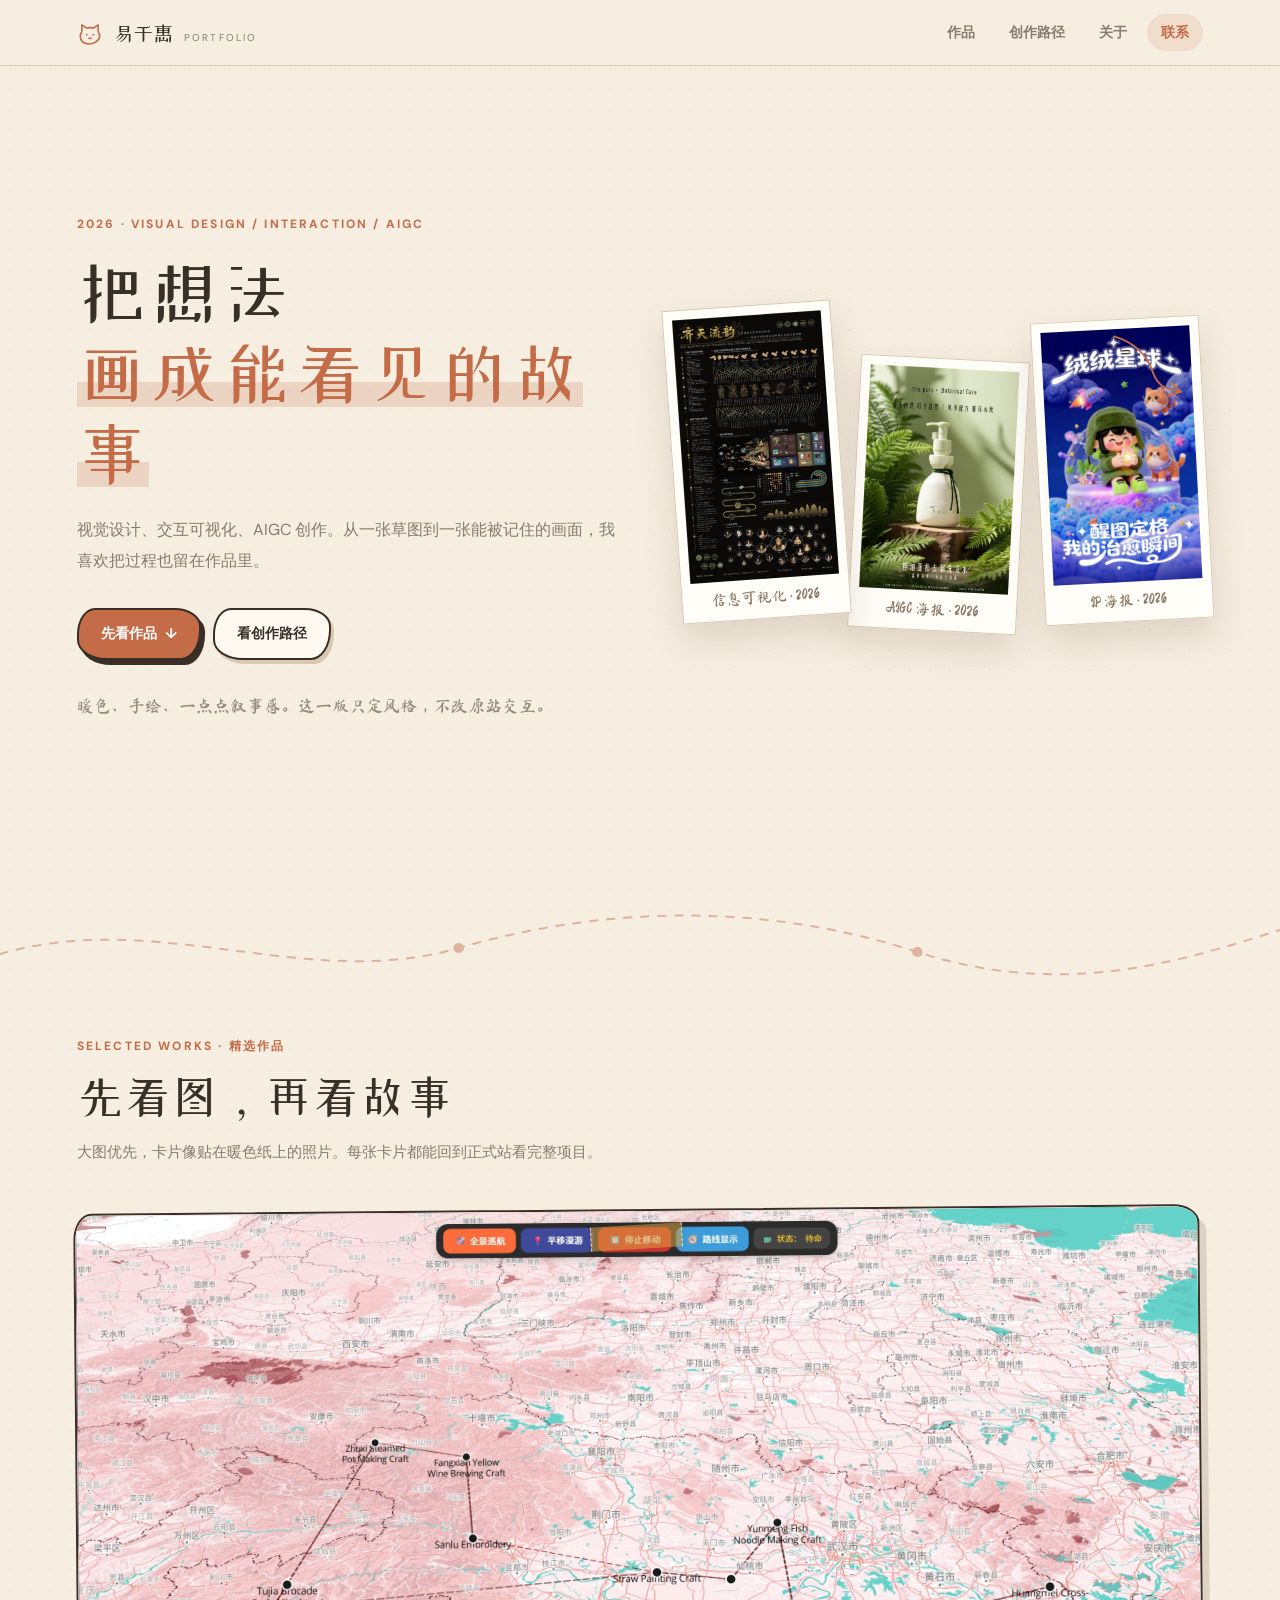
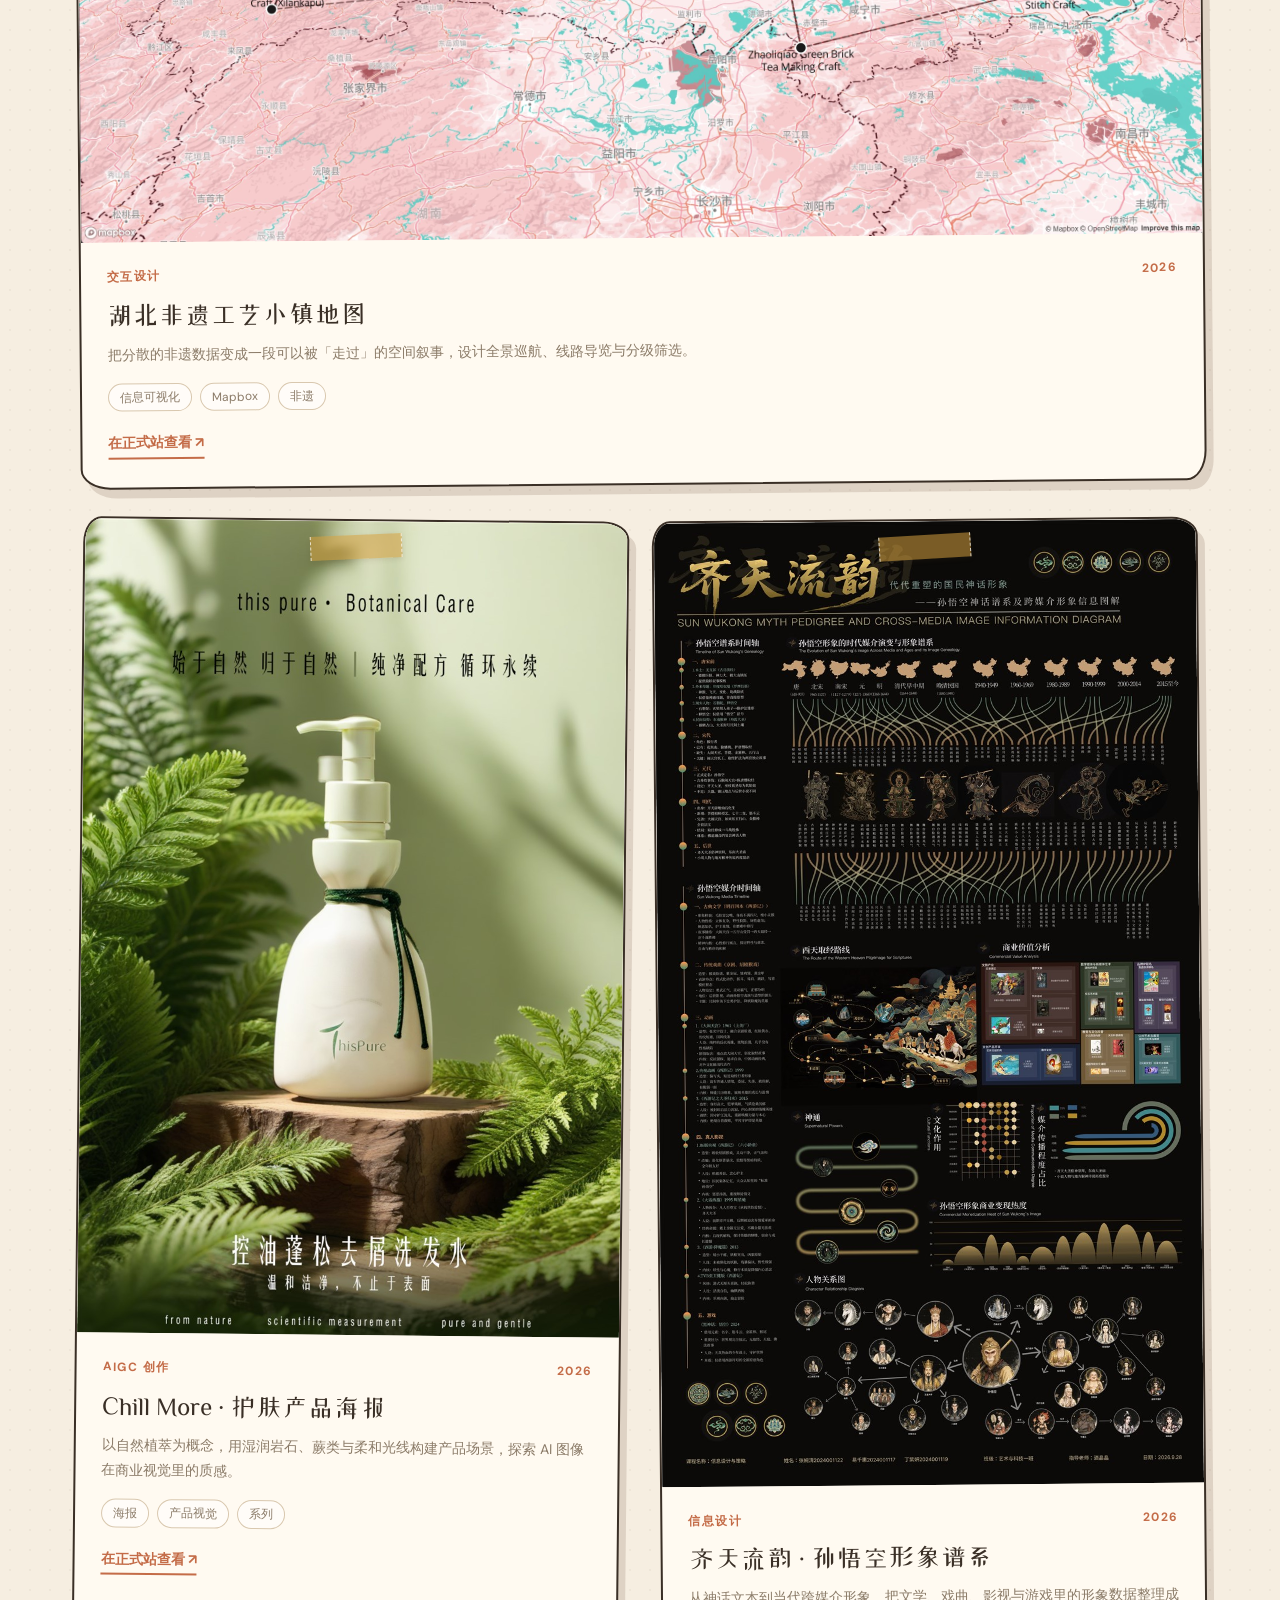
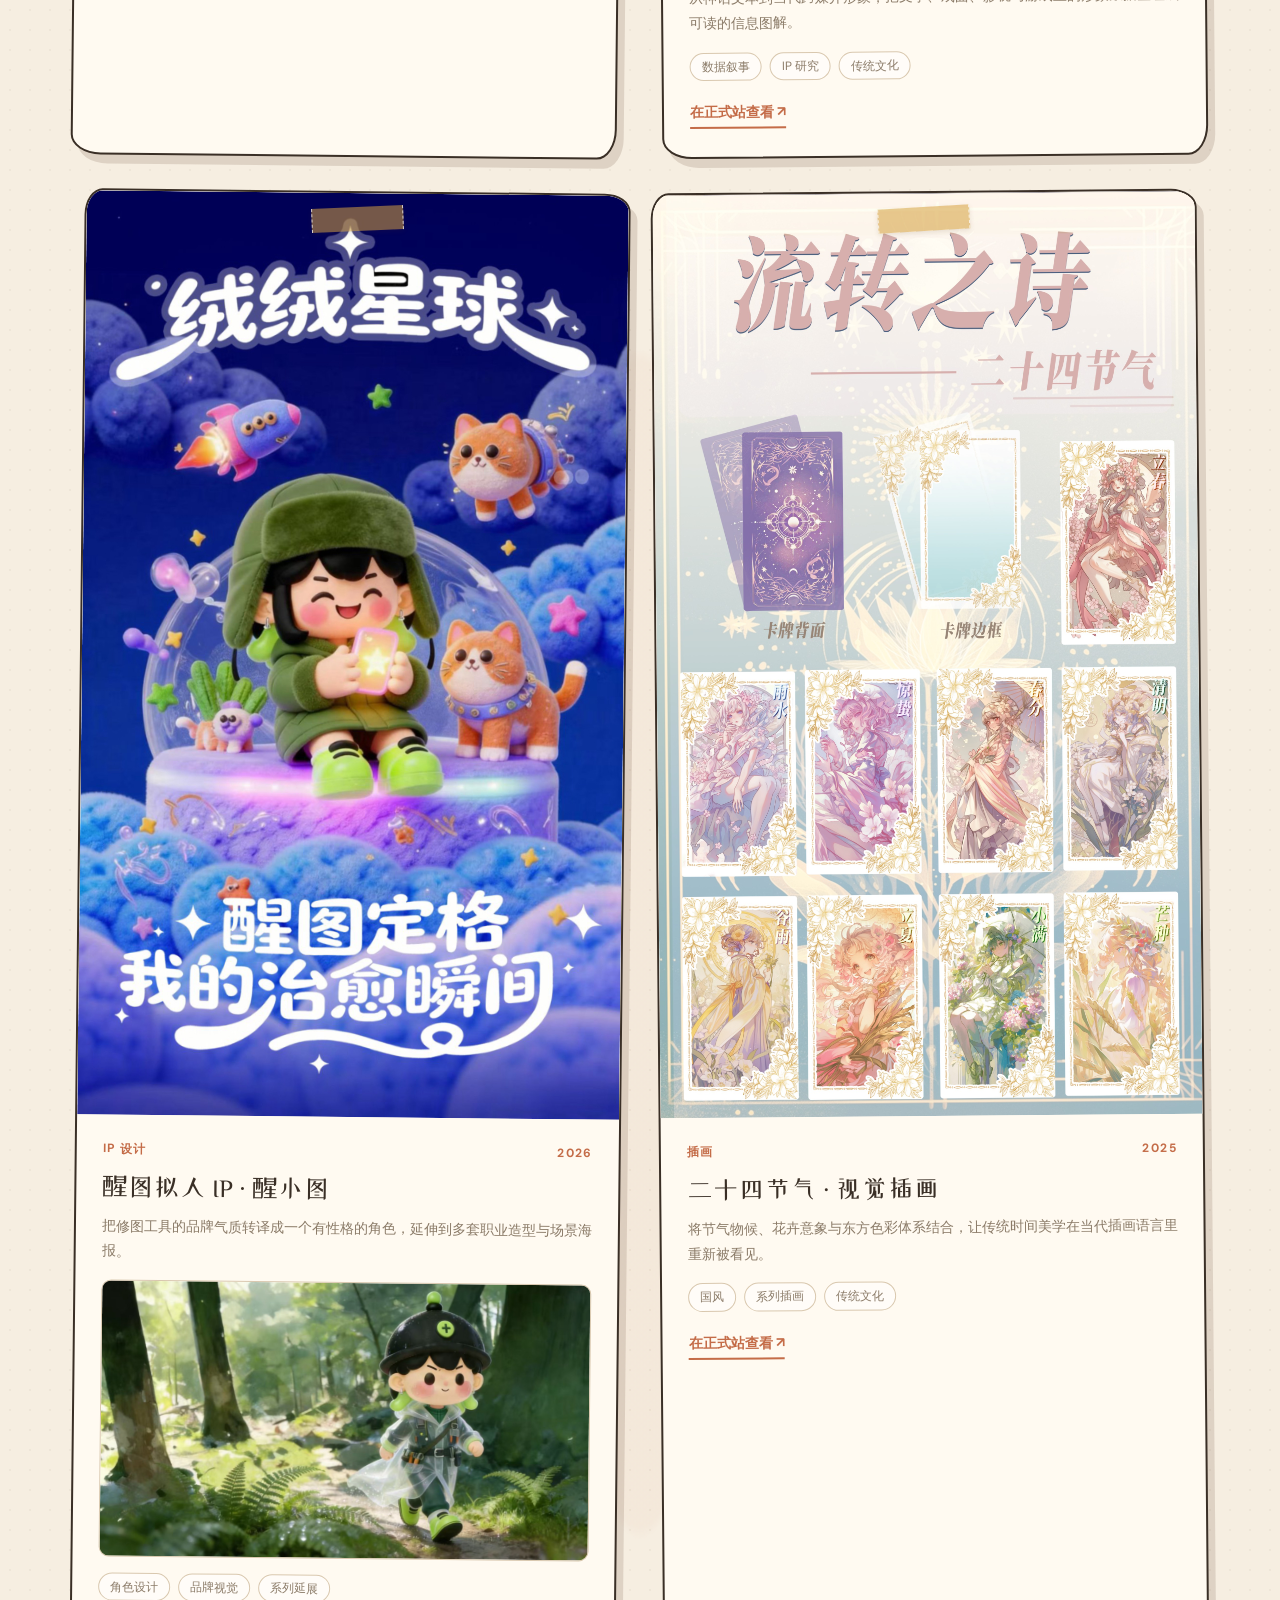
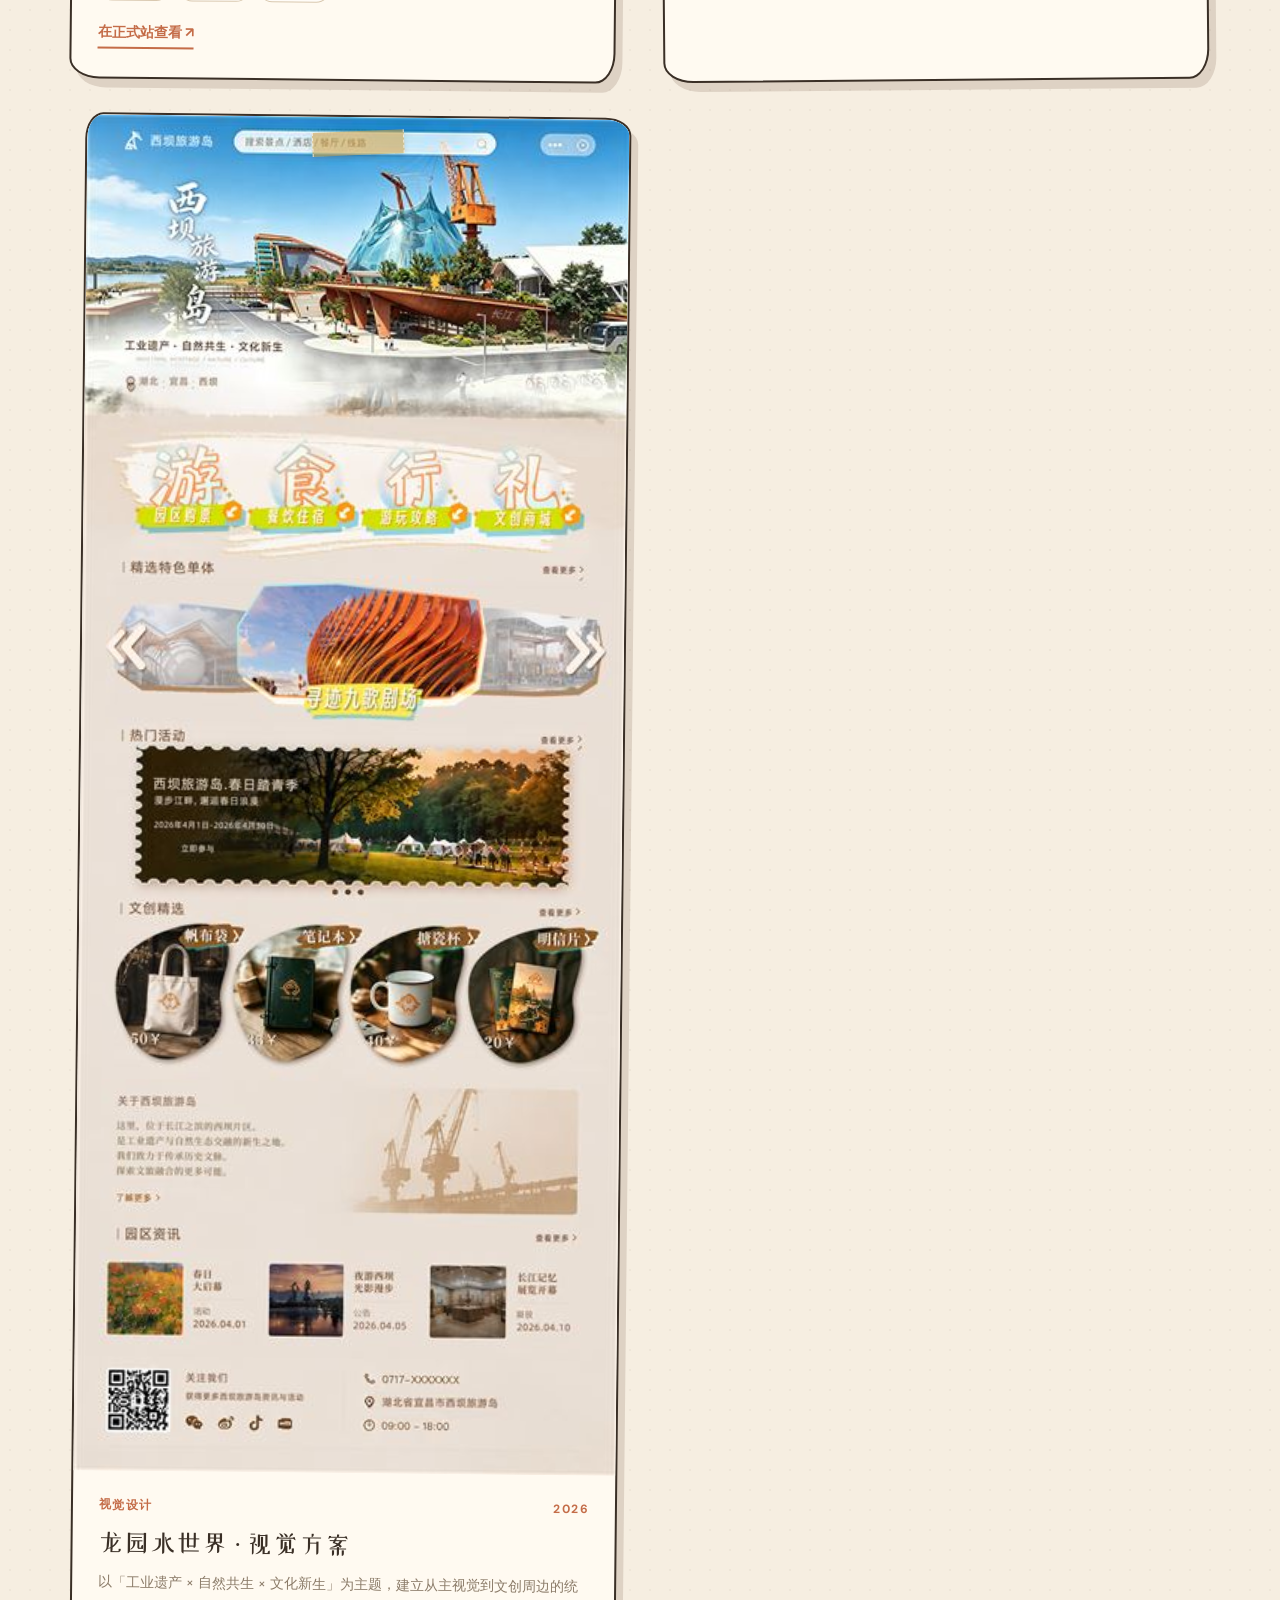
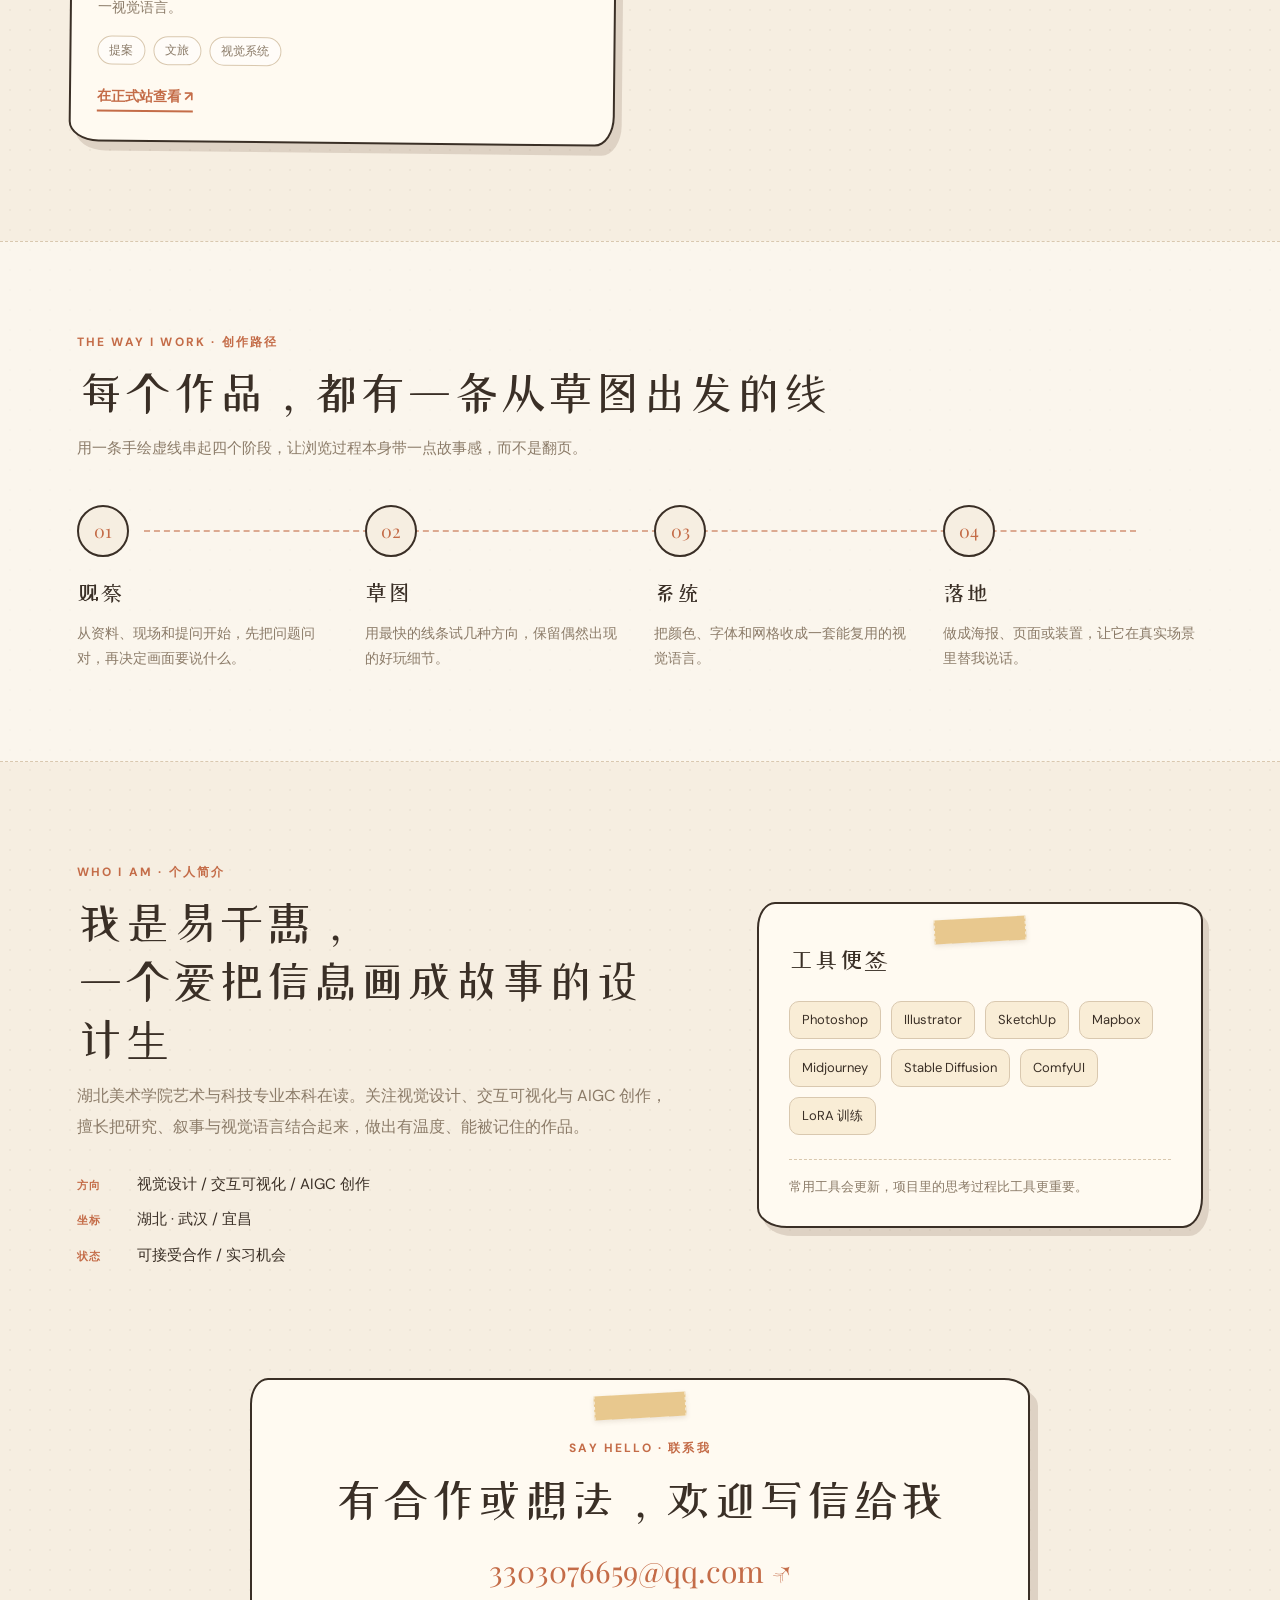
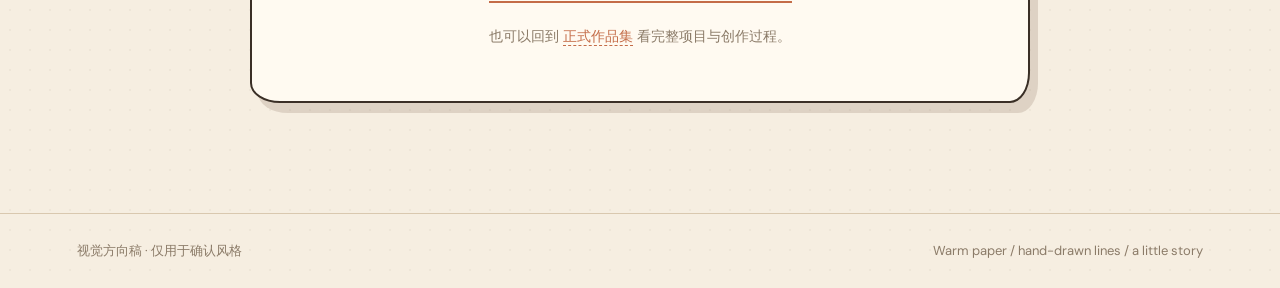
<file: concept.html>
<!DOCTYPE html>
<html lang="zh-CN">
<head>
<meta charset="UTF-8">
<meta name="viewport" content="width=device-width, initial-scale=1.0">
<title>视觉方向稿 · 易千惠作品集</title>
<link rel="preconnect" href="https://fonts.googleapis.com">
<link rel="preconnect" href="https://fonts.gstatic.com" crossorigin>
<link href="https://fonts.googleapis.com/css2?family=DM+Sans:wght@400;500;600;700&family=Ma+Shan+Zheng&family=Playfair+Display:ital,wght@0,500;0,600;1,500&family=ZCOOL+XiaoWei&display=swap" rel="stylesheet">
<link rel="stylesheet" href="concept.css">
</head>
<body>

<div class="progress" id="progress" aria-hidden="true"></div>

<header class="site-header">
  <a class="brand" href="#top">
    <svg class="brand-mark" viewBox="0 0 32 32" fill="none" stroke="currentColor" stroke-width="2" stroke-linejoin="round" aria-hidden="true">
      <path d="M6 14V6l6 4c2.6-.8 5.4-.8 8 0l6-4v8c3 5 2 10-3 13-4.8 3-11.2 3-16 0C4 24 3 19 6 14Z"/>
      <circle cx="12" cy="18" r="1.1" fill="currentColor" stroke="none"/>
      <circle cx="20" cy="18" r="1.1" fill="currentColor" stroke="none"/>
      <path d="M14 22c1.3 1 2.7 1 4 0"/>
    </svg>
    <span>易千惠 <small>PORTFOLIO</small></span>
  </a>
  <nav class="nav" id="nav" aria-label="主导航">
    <a href="#works">作品</a>
    <a href="#journey">创作路径</a>
    <a href="#about">关于</a>
    <a href="#contact">联系</a>
  </nav>
</header>

<main id="top">

  <section class="hero">
    <div class="hero-copy">
      <span class="eyebrow">2026 · VISUAL DESIGN / INTERACTION / AIGC</span>
      <h1>把想法<br><em>画成能看见的故事</em></h1>
      <p class="lead">视觉设计、交互可视化、AIGC 创作。从一张草图到一张能被记住的画面，我喜欢把过程也留在作品里。</p>
      <div class="hero-actions">
        <a class="btn primary" href="#works">先看作品 <span aria-hidden="true">↓</span></a>
        <a class="btn ghost" href="#journey">看创作路径</a>
      </div>
      <p class="hero-note">暖色、手绘、一点点叙事感。这一版只定风格，不改原站交互。</p>
    </div>

    <div class="hero-collage" aria-label="作品预览拼贴">
      <figure class="polaroid polaroid-a">
        <img src="assets/qitian-0.jpg" alt="齐天流韵 · 孙悟空形象谱系" loading="lazy">
        <figcaption>信息可视化 · 2026</figcaption>
      </figure>
      <figure class="polaroid polaroid-b">
        <img src="assets/chill-0.jpg" alt="Chill More 护肤产品海报" loading="lazy">
        <figcaption>AIGC 海报 · 2026</figcaption>
      </figure>
      <figure class="polaroid polaroid-c">
        <img src="assets/poster-fluffy-planet.png" alt="绒绒星球 · 醒图 IP 海报" loading="lazy">
        <figcaption>IP 海报 · 2026</figcaption>
      </figure>
      <svg class="doodle-arrow" viewBox="0 0 140 90" fill="none" stroke="currentColor" stroke-width="2.4" stroke-linecap="round" stroke-linejoin="round" aria-hidden="true">
        <path d="M8 14c26 4 45 18 55 38 7 14 19 22 38 19"/>
        <path d="M88 62l14 10-15 7"/>
      </svg>
    </div>
  </section>

  <div class="thread-divider" aria-hidden="true">
    <svg viewBox="0 0 1200 96" preserveAspectRatio="none" fill="none">
      <path d="M0 54C150 8 286 92 430 48S720 4 860 52s250 8 340-22" stroke="currentColor" stroke-width="2" stroke-dasharray="7 9" stroke-linecap="round"/>
      <circle cx="430" cy="48" r="5" fill="currentColor"/>
      <circle cx="860" cy="52" r="5" fill="currentColor"/>
    </svg>
  </div>

  <section class="works" id="works">
    <div class="section-head">
      <span class="eyebrow">SELECTED WORKS · 精选作品</span>
      <h2>先看图，再看故事</h2>
      <p>大图优先，卡片像贴在暖色纸上的照片。每张卡片都能回到正式站看完整项目。</p>
    </div>

    <div class="works-grid">
      <article class="work-card featured">
        <span class="tape" aria-hidden="true"></span>
        <div class="work-media"><img src="assets/p1.jpg" alt="湖北非遗工艺小镇地图" loading="lazy"></div>
        <div class="work-body">
          <div class="work-meta"><span>交互设计</span><span>2026</span></div>
          <h3>湖北非遗工艺小镇地图</h3>
          <p>把分散的非遗数据变成一段可以被「走过」的空间叙事，设计全景巡航、线路导览与分级筛选。</p>
          <div class="tags"><span>信息可视化</span><span>Mapbox</span><span>非遗</span></div>
          <a class="work-link" href="index.html">在正式站查看 <span aria-hidden="true">↗</span></a>
        </div>
      </article>

      <article class="work-card">
        <span class="tape" aria-hidden="true"></span>
        <div class="work-media"><img src="assets/chill-0.jpg" alt="Chill More 护肤产品海报" loading="lazy"></div>
        <div class="work-body">
          <div class="work-meta"><span>AIGC 创作</span><span>2026</span></div>
          <h3>Chill More · 护肤产品海报</h3>
          <p>以自然植萃为概念，用湿润岩石、蕨类与柔和光线构建产品场景，探索 AI 图像在商业视觉里的质感。</p>
          <div class="tags"><span>海报</span><span>产品视觉</span><span>系列</span></div>
          <a class="work-link" href="index.html">在正式站查看 <span aria-hidden="true">↗</span></a>
        </div>
      </article>

      <article class="work-card">
        <span class="tape" aria-hidden="true"></span>
        <div class="work-media"><img src="assets/qitian-0.jpg" alt="齐天流韵 · 孙悟空形象谱系" loading="lazy"></div>
        <div class="work-body">
          <div class="work-meta"><span>信息设计</span><span>2026</span></div>
          <h3>齐天流韵 · 孙悟空形象谱系</h3>
          <p>从神话文本到当代跨媒介形象，把文学、戏曲、影视与游戏里的形象数据整理成可读的信息图解。</p>
          <div class="tags"><span>数据叙事</span><span>IP 研究</span><span>传统文化</span></div>
          <a class="work-link" href="index.html">在正式站查看 <span aria-hidden="true">↗</span></a>
        </div>
      </article>

      <article class="work-card">
        <span class="tape" aria-hidden="true"></span>
        <div class="work-media"><img src="assets/poster-fluffy-planet.png" alt="绒绒星球 · 醒图 IP 海报" loading="lazy"></div>
        <div class="work-body">
          <div class="work-meta"><span>IP 设计</span><span>2026</span></div>
          <h3>醒图拟人 IP · 醒小图</h3>
          <p>把修图工具的品牌气质转译成一个有性格的角色，延伸到多套职业造型与场景海报。</p>
          <img class="work-extra" src="assets/poster-raincoat.png" alt="醒小图 · 雨林场景海报" loading="lazy">
          <div class="tags"><span>角色设计</span><span>品牌视觉</span><span>系列延展</span></div>
          <a class="work-link" href="index.html">在正式站查看 <span aria-hidden="true">↗</span></a>
        </div>
      </article>

      <article class="work-card">
        <span class="tape" aria-hidden="true"></span>
        <div class="work-media"><img src="assets/p2.jpg" alt="二十四节气 · 视觉插画" loading="lazy"></div>
        <div class="work-body">
          <div class="work-meta"><span>插画</span><span>2025</span></div>
          <h3>二十四节气 · 视觉插画</h3>
          <p>将节气物候、花卉意象与东方色彩体系结合，让传统时间美学在当代插画语言里重新被看见。</p>
          <div class="tags"><span>国风</span><span>系列插画</span><span>传统文化</span></div>
          <a class="work-link" href="index.html">在正式站查看 <span aria-hidden="true">↗</span></a>
        </div>
      </article>

      <article class="work-card">
        <span class="tape" aria-hidden="true"></span>
        <div class="work-media"><img src="assets/p3.jpg" alt="龙园水世界 · 视觉方案" loading="lazy"></div>
        <div class="work-body">
          <div class="work-meta"><span>视觉设计</span><span>2026</span></div>
          <h3>龙园水世界 · 视觉方案</h3>
          <p>以「工业遗产 × 自然共生 × 文化新生」为主题，建立从主视觉到文创周边的统一视觉语言。</p>
          <div class="tags"><span>提案</span><span>文旅</span><span>视觉系统</span></div>
          <a class="work-link" href="index.html">在正式站查看 <span aria-hidden="true">↗</span></a>
        </div>
      </article>
    </div>
  </section>

  <section class="journey" id="journey">
    <div class="section-head">
      <span class="eyebrow">THE WAY I WORK · 创作路径</span>
      <h2>每个作品，都有一条从草图出发的线</h2>
      <p>用一条手绘虚线串起四个阶段，让浏览过程本身带一点故事感，而不是翻页。</p>
    </div>

    <div class="journey-track">
      <div class="journey-line" aria-hidden="true"></div>
      <article class="step">
        <span class="step-num">01</span>
        <h3>观察</h3>
        <p>从资料、现场和提问开始，先把问题问对，再决定画面要说什么。</p>
      </article>
      <article class="step">
        <span class="step-num">02</span>
        <h3>草图</h3>
        <p>用最快的线条试几种方向，保留偶然出现的好玩细节。</p>
      </article>
      <article class="step">
        <span class="step-num">03</span>
        <h3>系统</h3>
        <p>把颜色、字体和网格收成一套能复用的视觉语言。</p>
      </article>
      <article class="step">
        <span class="step-num">04</span>
        <h3>落地</h3>
        <p>做成海报、页面或装置，让它在真实场景里替我说话。</p>
      </article>
    </div>
  </section>

  <section class="about" id="about">
    <div class="about-copy">
      <span class="eyebrow">WHO I AM · 个人简介</span>
      <h2>我是易千惠，<br>一个爱把信息画成故事的设计生</h2>
      <p class="lead">湖北美术学院艺术与科技专业本科在读。关注视觉设计、交互可视化与 AIGC 创作，擅长把研究、叙事与视觉语言结合起来，做出有温度、能被记住的作品。</p>
      <div class="about-meta">
        <span><b>方向</b>视觉设计 / 交互可视化 / AIGC 创作</span>
        <span><b>坐标</b>湖北 · 武汉 / 宜昌</span>
        <span><b>状态</b>可接受合作 / 实习机会</span>
      </div>
    </div>
    <aside class="about-note">
      <span class="tape" aria-hidden="true"></span>
      <h3>工具便签</h3>
      <div class="skill-tags">
        <span>Photoshop</span><span>Illustrator</span><span>SketchUp</span>
        <span>Mapbox</span><span>Midjourney</span><span>Stable Diffusion</span>
        <span>ComfyUI</span><span>LoRA 训练</span>
      </div>
      <p class="note-foot">常用工具会更新，项目里的思考过程比工具更重要。</p>
    </aside>
  </section>

  <section class="contact" id="contact">
    <div class="contact-card">
      <span class="tape" aria-hidden="true"></span>
      <span class="eyebrow">SAY HELLO · 联系我</span>
      <h2>有合作或想法，欢迎写信给我</h2>
      <a class="mail" href="mailto:3303076659@qq.com">3303076659@qq.com <span aria-hidden="true">↗</span></a>
      <p>也可以回到 <a href="index.html">正式作品集</a> 看完整项目与创作过程。</p>
    </div>
  </section>

</main>

<footer class="site-footer">
  <span>视觉方向稿 · 仅用于确认风格</span>
  <span>Warm paper / hand-drawn lines / a little story</span>
</footer>

<script>
(function () {
  var progress = document.getElementById('progress');
  var links = Array.prototype.slice.call(document.querySelectorAll('.nav a'));
  var sections = links.map(function (a) { return document.querySelector(a.getAttribute('href')); }).filter(Boolean);

  function onScroll() {
    var max = document.documentElement.scrollHeight - window.innerHeight;
    if (progress) progress.style.width = (max > 0 ? window.scrollY / max * 100 : 0).toFixed(2) + '%';
  }
  window.addEventListener('scroll', onScroll, { passive: true });
  window.addEventListener('resize', onScroll);
  onScroll();

  if ('IntersectionObserver' in window && sections.length) {
    var io = new IntersectionObserver(function (entries) {
      entries.forEach(function (entry) {
        if (!entry.isIntersecting) return;
        links.forEach(function (a) {
          a.classList.toggle('active', a.getAttribute('href') === '#' + entry.target.id);
        });
      });
    }, { rootMargin: '-35% 0px -55% 0px' });
    sections.forEach(function (s) { io.observe(s); });
  }
})();
</script>
</body>
</html>
</file>
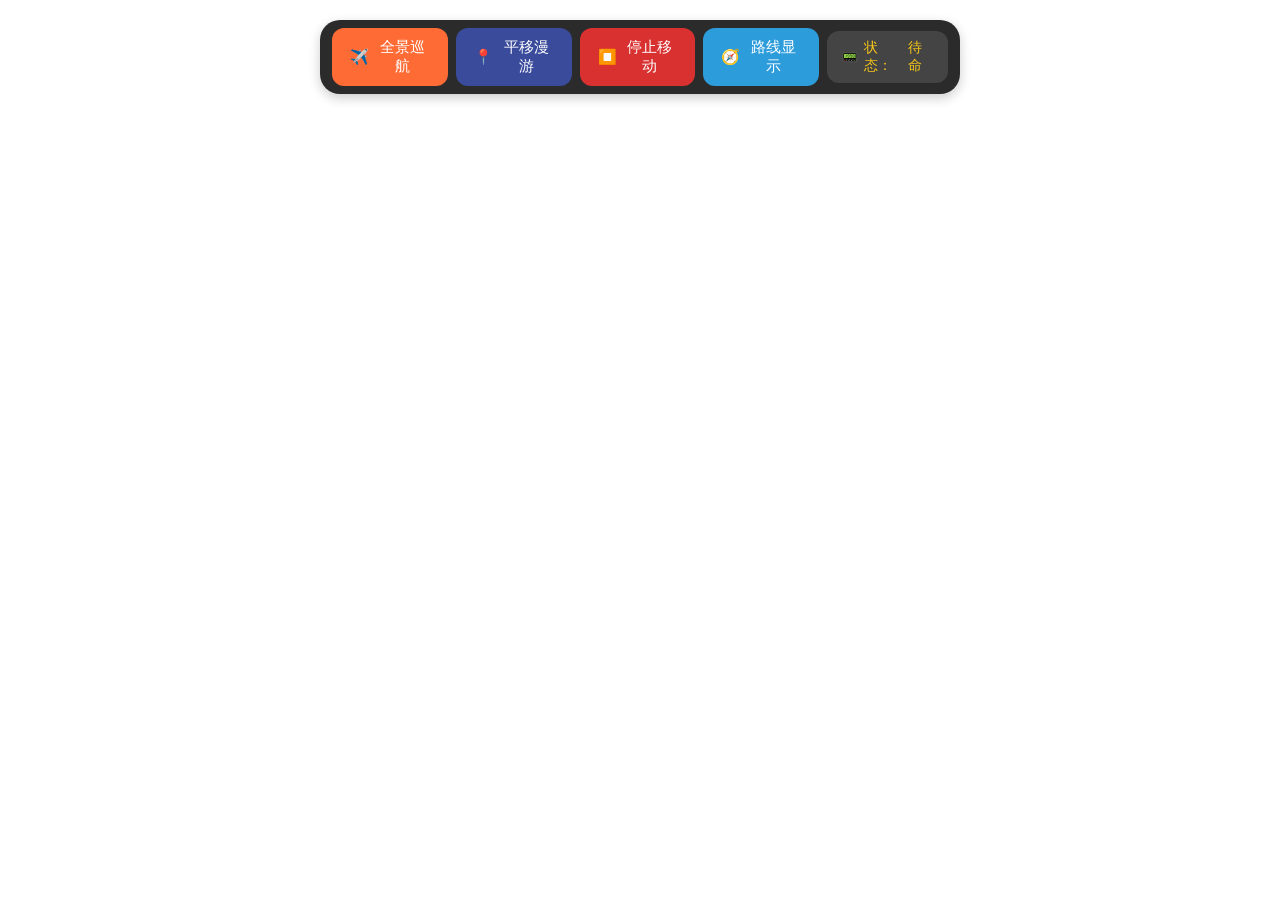
<file: index2.html>
<!DOCTYPE html>
<html>
<head>
<meta charset="utf-8">
<title>湖北非遗工艺小镇地图</title>
<meta name="viewport" content="initial-scale=1,maximum-scale=1,user-scalable=no">
<link href="https://api.mapbox.com/mapbox-gl-js/v3.15.0/mapbox-gl.css" rel="stylesheet">
<script src="https://api.mapbox.com/mapbox-gl-js/v3.15.0/mapbox-gl.js"></script>
<style>
html, body {
    width: 100%;
    height: 100%;
    margin: 0;
    padding: 0;
    overflow: hidden;
}
#map {
    position: absolute;
    top: 0;
    bottom: 0;
    width: 100%;
    height: 100%;
}
.popup-custom { font-size: 12px; line-height: 1.4; }
.popup-custom h4 { margin:0 0 6px 0; font-size:14px; color:#222; }

.control-bar {
    position: fixed;
    top: 20px;
    left: 50%;
    transform: translateX(-50%);
    display: flex;
    align-items: center;
    gap: 8px;
    padding: 8px 12px;
    background: #2b2b2b;
    border-radius: 20px;
    box-shadow: 0 4px 12px rgba(0,0,0,0.2);
    z-index: 9999;
}
.control-btn {
    padding: 10px 18px;
    border: none;
    border-radius: 12px;
    font-size: 15px;
    font-weight: 500;
    cursor: pointer;
    display: flex;
    align-items: center;
    gap: 6px;
    transition: all 0.2s ease;
    color: white;
}
.btn-tour { background: #ff6b35; }
.btn-tour:hover { background: #e05a2a; }
.btn-pan { background: #3a4b9b; }
.btn-pan:hover { background: #2f3d80; }
.btn-stop { background: #d93030; }
.btn-stop:hover { background: #c02020; }
.btn-route { background: #2d9cdb; }
.btn-route:hover { background: #258cd1; }
.status-box {
    padding: 8px 14px;
    background: #444444;
    border-radius: 12px;
    font-size: 14px;
    color: #f5c518;
    display: flex;
    align-items: center;
    gap: 6px;
}
</style>
</head>
<body>
<div id="map"></div>

<div class="control-bar">
    <button class="control-btn btn-tour" id="btnTour">
        <span>✈️</span>全景巡航
    </button>
    <button class="control-btn btn-pan" id="btnPan">
        <span>📍</span>平移漫游
    </button>
    <button class="control-btn btn-stop" id="btnStop">
        <span>⏹️</span>停止移动
    </button>
    <button class="control-btn btn-route" id="btnRoute">
        <span>🧭</span>路线显示
    </button>
    <div class="status-box">
        <span>📟</span>状态：<span id="statusText">待命</span>
    </div>
</div>

<script>
mapboxgl.accessToken = 'pk.eyJ1IjoiZGh0amVkeCIsImEiOiJjbW41dmNmc3UwZjlsMnJxNXIxZmJuMGhmIn0.WD7ZXG5clx8N8-vyA0vE6A';

const map = new mapboxgl.Map({
    container: 'map',
    center: [112.5, 31.0],
    style: 'mapbox://styles/dhtjedx/cmnd1i4ew000401sgeie52onv',
    zoom: 7,
    doubleClickZoom: false,
    pitch: 55,
    bearing: 0
});

let isTouring = false;
let isPanning = false;
let tourTimer = null;
let currentRouteIndex = 0;
const speedRatio = 0.7;
let routeVisible = true;

// 3D地形 + 红棕超透明3D建筑 + 鲜明蓝绿色水体
function enable3DTerrainAndBuildingsAndWater() {
    map.addSource('mapbox-dem', {
        type: 'raster-dem',
        url: 'mapbox://mapbox.mapbox-terrain-dem-v1',
        tileSize: 512,
        maxzoom: 14
    });
    map.setTerrain({ source: 'mapbox-dem', exaggeration: 1.0 });

    map.addLayer({
        id: '3d-buildings',
        source: 'composite',
        'source-layer': 'building',
        filter: ['==', 'extrude', 'true'],
        type: 'fill-extrusion',
        minzoom: 12,
        paint: {
            'fill-extrusion-color': '#4a2a2a',
            'fill-extrusion-height': ['get', 'height'],
            'fill-extrusion-base': ['get', 'min_height'],
            'fill-extrusion-opacity': 0.25
        }
    });

    map.setPaintProperty('water', 'fill-color', '#4ecdc4');
    map.setPaintProperty('water', 'fill-opacity', 0.9);
}

// 漫游路线
const baseRoute = [
    { center: [110.99, 30.83], zoom: 10, duration: 4000, type: 'fly', pitch: 55, bearing: 30 },
    { center: [110.72, 32.06], zoom: 10, duration: 4000, type: 'fly', pitch: 55, bearing: -20 },
    { center: [109.71, 32.32], zoom: 10, duration: 4000, type: 'pan', pitch: 55, bearing: 45 },
    { center: [109.5, 30.27], zoom: 10, duration: 4000, type: 'pan', pitch: 55, bearing: -30 },
    { center: [109.47, 29.99], zoom: 11, duration: 3000, type: 'fly', pitch: 60, bearing: 60 },
    { center: [112.65, 30.38], zoom: 10, duration: 5000, type: 'fly', pitch: 55, bearing: -45 },
    { center: [113.28, 30.29], zoom: 10, duration: 3000, type: 'pan', pitch: 55, bearing: 30 },
    { center: [113.78, 31.01], zoom: 10, duration: 3000, type: 'pan', pitch: 55, bearing: -20 },
    { center: [113.75, 29.54], zoom: 10, duration: 4000, type: 'fly', pitch: 60, bearing: 45 },
    { center: [115.95, 30.17], zoom: 10, duration: 5000, type: 'fly', pitch: 55, bearing: -30 },
    { center: [112.0, 30.8], zoom: 7, duration: 6000, type: 'fly', pitch: 55, bearing: 0 }
];

// 正常路线：点对点、无多余线头
const realRoutePoints = [
    [110.99, 30.83],
    [110.72, 32.06],
    [109.71, 32.32],
    [109.5, 30.27],
    [109.47, 29.99],
    [112.65, 30.38],
    [113.28, 30.29],
    [113.78, 31.01],
    [113.75, 29.54],
    [115.95, 30.17]
];

const tourRoute = baseRoute.map(item => ({
    ...item, duration: item.duration * speedRatio
}));
const panRoute = baseRoute.map(item => ({
    ...item, type: 'pan', duration: item.duration * speedRatio
}));

const routeLineData = {
    "type": "FeatureCollection",
    "features": [{
        "type": "Feature",
        "geometry": {
            "type": "LineString",
            "coordinates": realRoutePoints
        }
    }]
};

function updateStatus(state) {
    const statusMap = {
        'touring': '全景巡航中',
        'panning': '平移漫游中',
        'stopped': '已停止',
        'idle': '待命'
    };
    document.getElementById('statusText').textContent = statusMap[state];
}

function stopAllMovement() {
    clearTimeout(tourTimer);
    tourTimer = null;
    isTouring = false;
    isPanning = false;
    currentRouteIndex = 0;
    updateStatus('idle');
    map.dragPan.enable();
    map.dragRotate.enable();
    map.touchZoomRotate.enable();
}

function startTour() {
    stopAllMovement();
    isTouring = true;
    updateStatus('touring');
    map.dragPan.disable();
    map.dragRotate.disable();
    map.touchZoomRotate.disable();

    function tourNext() {
        if (currentRouteIndex >= tourRoute.length) {
            currentRouteIndex = 0;
        }
        const step = tourRoute[currentRouteIndex];
        if (step.type === 'fly') {
            map.flyTo({
                center: step.center,
                zoom: step.zoom,
                pitch: step.pitch,
                bearing: step.bearing,
                duration: step.duration,
                essential: true
            });
        } else {
            map.panTo(step.center, {
                duration: step.duration,
                pitch: step.pitch,
                bearing: step.bearing
            });
        }
        currentRouteIndex++;
        tourTimer = setTimeout(tourNext, step.duration + 800);
    }
    tourNext();
}

function startPan() {
    stopAllMovement();
    isPanning = true;
    updateStatus('panning');
    map.dragPan.disable();
    map.dragRotate.disable();
    map.touchZoomRotate.disable();

    function panNext() {
        if (currentRouteIndex >= panRoute.length) {
            currentRouteIndex = 0;
        }
        const step = panRoute[currentRouteIndex];
        map.panTo(step.center, {
            duration: step.duration,
            pitch: step.pitch,
            bearing: step.bearing
        });
        currentRouteIndex++;
        tourTimer = setTimeout(panNext, step.duration + 800);
    }
    panNext();
}

// 路线显示/隐藏
function toggleRoute() {
    routeVisible = !routeVisible;
    map.setLayoutProperty('route-line-layer', 'visibility', routeVisible ? 'visible' : 'none');
    document.getElementById('btnRoute').innerHTML = routeVisible ? '<span>🧭</span>路线隐藏' : '<span>🧭</span>路线显示';
}

const ichData = {
    "type": "FeatureCollection",
    "features": [
        {
            "type": "Feature",
            "properties": {
                "No.": 1,
                "City": "Zigui, Yichang",
                "ICH Craft Town": "Qu Yuan's Hometown ICH Alley",
                "ICH Craft Name": "Sanlu Embroidery",
                "ICH Level": "Provincial",
                "Origin_Start": -475,
                "Origin_End": -221,
                "Mature_Start": 1368,
                "Mature_End": 1912,
                "Listed_Year": 1980,
                "Keywords": "Embroidery;Warring States;Ming;Qing;Provincial ICH"
            },
            "geometry": {
                "type": "Point",
                "coordinates": [110.99, 30.83]
            }
        },
        {
            "type": "Feature",
            "properties": {
                "No.": 2,
                "City": "Zigui, Yichang",
                "ICH Craft Town": "Qu Yuan's Hometown ICH Alley",
                "ICH Craft Name": "Xiajiang Wood Carving Craft",
                "ICH Level": "Municipal",
                "Origin_Start": -221,
                "Origin_End": 220,
                "Mature_Start": 1644,
                "Mature_End": 1912,
                "Listed_Year": 2010,
                "Keywords": "Wood Carving;Qin;Han;Shipbuilding;Qing;Municipal ICH"
            },
            "geometry": {
                "type": "Point",
                "coordinates": [110.99, 30.83]
            }
        },
        {
            "type": "Feature",
            "properties": {
                "No.": 3,
                "City": "Zigui, Yichang",
                "ICH Craft Town": "Qu Yuan's Hometown ICH Alley",
                "ICH Craft Name": "Xiajiang Bamboo Weaving Craft",
                "ICH Level": "Municipal",
                "Origin_Start": -2100,
                "Origin_End": -221,
                "Mature_Start": 1368,
                "Mature_End": 1644,
                "Listed_Year": 2012,
                "Keywords": "Bamboo Weaving;Pre-Qin;Ming;Commercial System;Municipal ICH"
            },
            "geometry": {
                "type": "Point",
                "coordinates": [110.99, 30.83]
            }
        },
        {
            "type": "Feature",
            "properties": {
                "No.": 4,
                "City": "Fangxian, Shiyan",
                "ICH Craft Town": "Xiguan Impression",
                "ICH Craft Name": "Fangxian Yellow Wine Brewing Craft",
                "ICH Level": "Provincial",
                "Origin_Start": -1046,
                "Origin_End": -771,
                "Mature_Start": 618,
                "Mature_End": 907,
                "Listed_Year": 2009,
                "Keywords": "Wine Brewing;Western Zhou;Tang;Provincial ICH"
            },
            "geometry": {
                "type": "Point",
                "coordinates": [110.72, 32.06]
            }
        },
        {
            "type": "Feature",
            "properties": {
                "No.": 5,
                "City": "Fangxian, Shiyan",
                "ICH Craft Town": "Xiguan Impression",
                "ICH Craft Name": "Tan's Wood Carving Craft",
                "ICH Level": "Municipal",
                "Origin_Start": 1736,
                "Origin_End": 1795,
                "Mature_Start": 1736,
                "Mature_End": 1795,
                "Listed_Year": 2015,
                "Keywords": "Wood Carving;Qing;Qianlong;Family Craft;Municipal ICH"
            },
            "geometry": {
                "type": "Point",
                "coordinates": [110.72, 32.06]
            }
        },
        {
            "type": "Feature",
            "properties": {
                "No.": 6,
                "City": "Yunmeng, Xiaogan",
                "ICH Craft Town": "Xiangyun Bay",
                "ICH Craft Name": "Yunmeng Fish Noodle Making Craft",
                "ICH Level": "Provincial",
                "Origin_Start": 1821,
                "Origin_End": 1850,
                "Mature_Start": 1912,
                "Mature_End": 1949,
                "Listed_Year": 2011,
                "Keywords": "Food Craft;Qing;Daoguang;Republic of China;Provincial ICH"
            },
            "geometry": {
                "type": "Point",
                "coordinates": [113.78, 31.01]
            }
        },
        {
            "type": "Feature",
            "properties": {
                "No.": 7,
                "City": "Chibi, Xianning",
                "ICH Craft Town": "Yangloudong",
                "ICH Craft Name": "Zhaoliqiao Green Brick Tea Making Craft",
                "ICH Level": "National",
                "Origin_Start": 618,
                "Origin_End": 907,
                "Mature_Start": 1736,
                "Mature_End": 1820,
                "Listed_Year": 2006,
                "Keywords": "Tea Making;Tang;Qing;Jiaqing;Export;National ICH"
            },
            "geometry": {
                "type": "Point",
                "coordinates": [113.75, 29.54]
            }
        },
        {
            "type": "Feature",
            "properties": {
                "No.": 8,
                "City": "Chibi, Xianning",
                "ICH Craft Town": "Yangloudong",
                "ICH Craft Name": "Yangloudong Oil Paper Umbrella Craft",
                "ICH Level": "Municipal",
                "Origin_Start": 1368,
                "Origin_End": 1912,
                "Mature_Start": 1368,
                "Mature_End": 1912,
                "Listed_Year": 2018,
                "Keywords": "Paper Umbrella;Ming;Qing;Tea-Horse Road;Municipal ICH"
            },
            "geometry": {
                "type": "Point",
                "coordinates": [113.75, 29.54]
            }
        },
        {
            "type": "Feature",
            "properties": {
                "No.": 9,
                "City": "Enshi",
                "ICH Craft Town": "Tujia Daughter City",
                "ICH Craft Name": "Tujia Brocade Craft (Xilankapu)",
                "ICH Level": "National",
                "Origin_Start": -316,
                "Origin_End": -316,
                "Mature_Start": 1644,
                "Mature_End": 1912,
                "Listed_Year": 2006,
                "Keywords": "Brocade;Pre-Qin;Ba People;Qing;National ICH"
            },
            "geometry": {
                "type": "Point",
                "coordinates": [109.5, 30.27]
            }
        },
        {
            "type": "Feature",
            "properties": {
                "No.": 10,
                "City": "Enshi",
                "ICH Craft Town": "Tujia Daughter City",
                "ICH Craft Name": "Nuo Mask Making Craft",
                "ICH Level": "Municipal",
                "Origin_Start": 618,
                "Origin_End": 1279,
                "Mature_Start": 1368,
                "Mature_End": 1644,
                "Listed_Year": 2016,
                "Keywords": "Mask Making;Tang;Song;Nuo Opera;Ming;Municipal ICH"
            },
            "geometry": {
                "type": "Point",
                "coordinates": [109.5, 30.27]
            }
        },
        {
            "type": "Feature",
            "properties": {
                "No.": 11,
                "City": "Xuan'en, Enshi",
                "ICH Craft Town": "Xianshan Gongshui",
                "ICH Craft Name": "Xuan'en Bamboo Weaving Craft",
                "ICH Level": "Provincial",
                "Origin_Start": -2100,
                "Origin_End": -221,
                "Mature_Start": 1644,
                "Mature_End": 1912,
                "Listed_Year": 2003,
                "Keywords": "Bamboo Weaving;Pre-Qin;Mountain Farming;Qing;Provincial ICH"
            },
            "geometry": {
                "type": "Point",
                "coordinates": [109.47, 29.99]
            }
        },
        {
            "type": "Feature",
            "properties": {
                "No.": 12,
                "City": "Xuan'en, Enshi",
                "ICH Craft Town": "Xianshan Gongshui",
                "ICH Craft Name": "Xuan'en Wood Carving Craft",
                "ICH Level": "Provincial",
                "Origin_Start": 1368,
                "Origin_End": 1912,
                "Mature_Start": 1368,
                "Mature_End": 1912,
                "Listed_Year": 2004,
                "Keywords": "Wood Carving;Ming;Qing;Stilted Building;Provincial ICH"
            },
            "geometry": {
                "type": "Point",
                "coordinates": [109.47, 29.99]
            }
        },
        {
            "type": "Feature",
            "properties": {
                "No.": 13,
                "City": "Xuan'en, Enshi",
                "ICH Craft Town": "Xianshan Gongshui",
                "ICH Craft Name": "Chrysanthemum Stone Carving Craft",
                "ICH Level": "Provincial",
                "Origin_Start": 1736,
                "Origin_End": 1795,
                "Mature_Start": 1736,
                "Mature_End": 1795,
                "Listed_Year": 2012,
                "Keywords": "Stone Carving;Qing;Qianlong;Chrysanthemum;Provincial ICH"
            },
            "geometry": {
                "type": "Point",
                "coordinates": [109.47, 29.99]
            }
        },
        {
            "type": "Feature",
            "properties": {
                "No.": 14,
                "City": "Qianjiang",
                "ICH Craft Town": "Haokou Town",
                "ICH Craft Name": "Straw Painting Craft",
                "ICH Level": "Provincial",
                "Origin_Start": 618,
                "Origin_End": 1279,
                "Mature_Start": 1644,
                "Mature_End": 1912,
                "Listed_Year": 2017,
                "Keywords": "Straw Painting;Tang;Song;Folk Craft;Qing;Provincial ICH"
            },
            "geometry": {
                "type": "Point",
                "coordinates": [112.65, 30.38]
            }
        },
        {
            "type": "Feature",
            "properties": {
                "No.": 15,
                "City": "Xiantao",
                "ICH Craft Town": "Mianyang Town",
                "ICH Craft Name": "Mianyang Paper-cut Craft",
                "ICH Level": "National",
                "Origin_Start": -2100,
                "Origin_End": -221,
                "Mature_Start": 1644,
                "Mature_End": 1912,
                "Listed_Year": 2006,
                "Keywords": "Paper-cut;Pre-Qin;Qing;National ICH"
            },
            "geometry": {
                "type": "Point",
                "coordinates": [113.28, 30.29]
            }
        },
        {
            "type": "Feature",
            "properties": {
                "No.": 16,
                "City": "Xiantao",
                "ICH Craft Town": "Mianyang Town",
                "ICH Craft Name": "Mianyang Three-steamed Dish Craft",
                "ICH Level": "Provincial",
                "Origin_Start": 1360,
                "Origin_End": 1360,
                "Mature_Start": 1644,
                "Mature_End": 1912,
                "Listed_Year": 2011,
                "Keywords": "Food Craft;Yuan;Ming;Qing;Three-steamed Dish;Provincial ICH"
            },
            "geometry": {
                "type": "Point",
                "coordinates": [113.28, 30.29]
            }
        },
        {
            "type": "Feature",
            "properties": {
                "No.": 17,
                "City": "Zhuxi, Shiyan",
                "ICH Craft Town": "Wuling Never-Sleeping City",
                "ICH Craft Name": "Zhuxi Steamed Pot Making Craft",
                "ICH Level": "Municipal",
                "Origin_Start": 1368,
                "Origin_End": 1912,
                "Mature_Start": 1368,
                "Mature_End": 1912,
                "Listed_Year": 2008,
                "Keywords": "Food Craft;Ming;Qing;Cove Banquet;Municipal ICH"
            },
            "geometry": {
                "type": "Point",
                "coordinates": [109.71, 32.32]
            }
        },
        {
            "type": "Feature",
            "properties": {
                "No.": 18,
                "City": "Zhuxi, Shiyan",
                "ICH Craft Town": "Wuling Never-Sleeping City",
                "ICH Craft Name": "Zhuxi Shadow Puppet Making Craft",
                "ICH Level": "Municipal",
                "Origin_Start": 618,
                "Origin_End": 1279,
                "Mature_Start": 1368,
                "Mature_End": 1912,
                "Listed_Year": 2019,
                "Keywords": "Shadow Puppet;Tang;Song;Ming;Qing;Municipal ICH"
            },
            "geometry": {
                "type": "Point",
                "coordinates": [109.71, 32.32]
            }
        },
        {
            "type": "Feature",
            "properties": {
                "No.": 19,
                "City": "Huangmei, Huanggang",
                "ICH Craft Town": "Dongshan Wenmei Village",
                "ICH Craft Name": "Huangmei Cross-Stitch Craft",
                "ICH Level": "National",
                "Origin_Start": 618,
                "Origin_End": 1279,
                "Mature_Start": 1368,
                "Mature_End": 1912,
                "Listed_Year": 2006,
                "Keywords": "Cross-Stitch;Tang;Song;Ming;Qing;National ICH"
            },
            "geometry": {
                "type": "Point",
                "coordinates": [115.95, 30.17]
            }
        }
    ]
};

map.on('load', function () {
    enable3DTerrainAndBuildingsAndWater();

    map.addSource('route-line', {
        'type': 'geojson',
        'data': routeLineData
    });

    map.addLayer({
        'id': 'route-line-layer',
        'type': 'line',
        'source': 'route-line',
        'layout': {
            'line-join': 'round',
            'line-cap': 'round'
        },
        'paint': {
            'line-color': '#4a2a2a',
            'line-width': 3,
            'line-opacity': 0.7,
            'line-dasharray': [3, 2]
        }
    });

    map.addSource('ich-crafts', {
        'type': 'geojson',
        'data': ichData
    });

    map.addLayer({
        'id': 'ich-circles',
        'type': 'circle',
        'source': 'ich-crafts',
        'paint': {
            'circle-radius': 7,
            'circle-color': '#1a1a1a',
            'circle-stroke-width': 2,
            'circle-stroke-color': '#ffffff'
        }
    });

    map.on('click', 'ich-circles', function (e) {
        const p = e.features[0].properties;
        new mapboxgl.Popup({ offset: 15, className: 'popup-custom' })
            .setLngLat(e.lngLat)
            .setHTML(`
                <h4>${p["ICH Craft Name"]}</h4>
                <p>📍 ${p.City}</p>
                <p>🏘️ ${p["ICH Craft Town"]}</p>
                <p>🏅 ${p["ICH Level"]}</p>
                <p>📅 ${p.Listed_Year}</p>
                <p>🔖 ${p.Keywords}</p>
            `)
            .addTo(map);
    });

    map.on('dblclick', 'ich-circles', function (e) {
        const coords = e.features[0].geometry.coordinates;
        map.flyTo({
            center: [coords[0], coords[1]],
            zoom: 14,
            duration: 1200,
            essential: true
        });
    });

    map.on('mouseenter', 'ich-circles', () => map.getCanvas().style.cursor = 'pointer');
    map.on('mouseleave', 'ich-circles', () => map.getCanvas().style.cursor = '');

    updateStatus('idle');
    setTimeout(startTour, 1500);
});

document.getElementById('btnTour').addEventListener('click', startTour);
document.getElementById('btnPan').addEventListener('click', startPan);
document.getElementById('btnStop').addEventListener('click', stopAllMovement);
document.getElementById('btnRoute').addEventListener('click', toggleRoute);
</script>
</body>
</html>
</file>
<file: concept.css>
:root {
  --paper: #f6eee1;
  --paper-2: #fcf7ee;
  --card: #fffaf1;
  --ink: #3a2f26;
  --muted: #8b7b68;
  --line: #d9c8af;
  --accent: #c46c48;
  --mustard: #d6a13f;
  --sage: #7d9370;
  --shadow: rgba(92, 67, 43, .16);
  --sans: 'DM Sans', 'PingFang SC', 'Microsoft YaHei', sans-serif;
  --display: 'ZCOOL XiaoWei', 'Songti SC', serif;
  --hand: 'Ma Shan Zheng', 'STKaiti', cursive;
  --serif: 'Playfair Display', Georgia, serif;
  --rough: 18px 26px 20px 30px / 26px 18px 30px 20px;
}

* { box-sizing: border-box; }
html { scroll-behavior: smooth; scrollbar-color: var(--accent) var(--paper); }
body {
  margin: 0;
  color: var(--ink);
  font-family: var(--sans);
  line-height: 1.7;
  background-color: var(--paper);
  background-image:
    radial-gradient(rgba(120, 92, 60, .055) 1px, transparent 1px),
    radial-gradient(rgba(196, 108, 72, .045) 0 90px, transparent 92px);
  background-size: 20px 20px, 100% 100%;
  background-position: 0 0, 84% 12%;
  -webkit-font-smoothing: antialiased;
}
a { color: inherit; text-decoration: none; }
img { display: block; max-width: 100%; }
section { scroll-margin-top: 86px; }

.progress {
  position: fixed; left: 0; top: 0; height: 5px; width: 0; z-index: 90;
  background: linear-gradient(90deg, var(--mustard), var(--accent), var(--sage));
  border-radius: 0 0 8px 2px;
}

.site-header {
  position: sticky; top: 0; z-index: 80;
  height: 66px; padding: 0 6vw;
  display: flex; align-items: center; justify-content: space-between; gap: 20px;
  background: rgba(246, 238, 225, .92);
  -webkit-backdrop-filter: blur(10px); backdrop-filter: blur(10px);
  border-bottom: 1px solid var(--line);
}
.brand { display: inline-flex; align-items: center; gap: 10px; font-family: var(--display); font-size: 20px; white-space: nowrap; }
.brand-mark { width: 26px; height: 26px; color: var(--accent); }
.brand small { font-family: var(--sans); font-size: 10px; letter-spacing: .22em; color: var(--muted); margin-left: 6px; }
.nav { display: flex; align-items: center; gap: 6px; }
.nav a {
  padding: 7px 14px; border-radius: 999px; font-size: 14px; font-weight: 600; color: var(--muted);
  transition: background .25s, color .25s;
}
.nav a:hover, .nav a.active { background: rgba(196, 108, 72, .13); color: var(--accent); }

.hero {
  min-height: calc(100vh - 66px);
  padding: 64px 6vw 78px;
  display: grid; grid-template-columns: 1.02fr .98fr; align-items: center; gap: 4vw;
}
.eyebrow { display: block; font-size: 12px; font-weight: 700; letter-spacing: .18em; color: var(--accent); text-transform: uppercase; }
.hero h1 {
  font-family: var(--display); font-weight: 400;
  font-size: clamp(46px, 5.4vw, 84px); line-height: 1.16; letter-spacing: .02em;
  margin: 18px 0 22px;
}
.hero h1 em {
  font-style: normal; color: var(--accent);
  background: linear-gradient(transparent 64%, rgba(196, 108, 72, .2) 64%);
}
.lead { font-size: 16px; line-height: 1.9; color: var(--muted); max-width: 560px; margin: 0; }
.hero-actions { display: flex; flex-wrap: wrap; gap: 12px; margin-top: 32px; }
.btn {
  display: inline-flex; align-items: center; gap: 8px;
  padding: 12px 22px; font-size: 14px; font-weight: 700;
  border: 2px solid var(--ink); border-radius: var(--rough);
  transition: transform .22s, box-shadow .22s, background .22s, color .22s;
}
.btn.primary { background: var(--accent); color: #fff; box-shadow: 4px 5px 0 var(--ink); }
.btn.ghost { background: var(--card); color: var(--ink); box-shadow: 3px 4px 0 var(--line); }
.btn:hover { transform: translateY(-3px); }
.btn.primary:hover { box-shadow: 6px 8px 0 var(--ink); }
.btn.ghost:hover { box-shadow: 5px 7px 0 var(--line); }
.hero-note { margin-top: 32px; font-family: var(--hand); font-size: 17px; color: var(--muted); opacity: .85; }

.hero-collage { position: relative; display: flex; align-items: center; justify-content: center; gap: 14px; }
.polaroid {
  position: relative; flex: 0 0 auto; width: 32%; margin: 0; padding: 9px 9px 4px;
  background: #fffdf8; border: 1px solid var(--line);
  box-shadow: 0 16px 34px var(--shadow);
  transition: transform .35s;
}
.polaroid img { width: 100%; height: auto; object-fit: contain; background: var(--paper-2); }
.polaroid figcaption { font-family: var(--hand); font-size: 15px; color: var(--muted); text-align: center; padding: 6px 2px 3px; }
.polaroid-a { transform: rotate(-4deg) translateY(-14px); z-index: 3; }
.polaroid-b { transform: rotate(3deg) translateY(18px); z-index: 2; }
.polaroid-c { transform: rotate(-3deg) translateY(-6px); z-index: 4; }
.polaroid:hover { transform: rotate(0) translateY(-8px); z-index: 5; }
.doodle-arrow { position: absolute; right: -2%; top: 4%; width: 110px; color: var(--accent); transform: rotate(8deg); z-index: 6; pointer-events: none; }

.thread-divider { height: 96px; color: var(--accent); opacity: .45; }
.thread-divider svg { width: 100%; height: 100%; display: block; }

.section-head { max-width: 760px; margin: 0 0 44px; }
.section-head h2, .about h2, .contact h2 {
  font-family: var(--display); font-weight: 400; line-height: 1.25;
  font-size: clamp(32px, 3.6vw, 52px); margin: 12px 0 14px;
}
.section-head p { font-size: 15px; color: var(--muted); max-width: 620px; margin: 0; }

.works { padding: 40px 6vw 96px; }
.works-grid { display: grid; grid-template-columns: repeat(2, minmax(0, 1fr)); gap: 34px; }
.work-card {
  position: relative; overflow: hidden;
  background: var(--card); border: 2px solid var(--ink); border-radius: var(--rough);
  box-shadow: 7px 9px 0 var(--shadow);
  transition: transform .32s, box-shadow .32s;
}
.work-card:nth-child(odd) { transform: rotate(-.5deg); }
.work-card:nth-child(even) { transform: rotate(.6deg); }
.work-card:hover { transform: translateY(-8px) rotate(0); box-shadow: 11px 15px 0 var(--shadow); }
.work-card.featured { grid-column: 1 / -1; }
.work-media { height: auto; overflow: hidden; background: var(--paper-2); }
.work-media img { width: 100%; height: auto; object-fit: contain; transition: transform .6s; }
.work-card:hover .work-media img { transform: scale(1.02); }
.work-extra { width: 100%; height: auto; margin-top: 16px; border: 1px solid var(--line); border-radius: 10px; }
.tape {
  position: absolute; top: 14px; left: 50%; width: 92px; height: 24px; z-index: 3;
  translate: -50% 0; transform: rotate(-3deg);
  background: rgba(214, 161, 63, .55); border-left: 1px dashed rgba(255,255,255,.7); border-right: 1px dashed rgba(255,255,255,.7);
  box-shadow: 0 2px 5px rgba(90, 66, 43, .12); pointer-events: none;
}
.work-body { padding: 24px 26px 28px; }
.work-meta { display: flex; justify-content: space-between; font-size: 12px; font-weight: 700; letter-spacing: .12em; color: var(--accent); text-transform: uppercase; }
.work-body h3 { font-family: var(--display); font-weight: 400; font-size: 25px; line-height: 1.4; margin: 10px 0 10px; }
.work-body p { font-size: 14px; line-height: 1.8; color: var(--muted); margin: 0; }
.tags { display: flex; flex-wrap: wrap; gap: 8px; margin-top: 16px; }
.tags span { font-size: 12px; color: var(--muted); border: 1px solid var(--line); border-radius: 999px; padding: 3px 11px; background: rgba(255,255,255,.5); }
.work-link { display: inline-block; margin-top: 20px; font-size: 14px; font-weight: 700; color: var(--accent); border-bottom: 2px solid var(--accent); padding-bottom: 2px; }

.journey {
  padding: 90px 6vw;
  background: rgba(255, 253, 247, .58);
  border-top: 1px dashed var(--line); border-bottom: 1px dashed var(--line);
}
.journey-track { position: relative; display: grid; grid-template-columns: repeat(4, minmax(0, 1fr)); gap: 28px; }
.journey-line { position: absolute; left: 6%; right: 6%; top: 25px; border-top: 2px dashed rgba(196, 108, 72, .55); }
.step { position: relative; z-index: 1; }
.step-num {
  display: grid; place-items: center; width: 52px; height: 52px; margin-bottom: 18px;
  border: 2px solid var(--ink); border-radius: 50%; background: var(--paper);
  font-family: var(--serif); font-size: 18px; color: var(--accent);
}
.step h3 { font-family: var(--display); font-weight: 400; font-size: 22px; margin: 0 0 8px; }
.step p { font-size: 14px; line-height: 1.8; color: var(--muted); margin: 0; }

.about { padding: 100px 6vw; display: grid; grid-template-columns: 1.15fr .85fr; align-items: center; gap: 6vw; }
.about .lead { max-width: 640px; }
.about-meta { display: flex; flex-direction: column; gap: 10px; margin-top: 30px; }
.about-meta span { font-size: 15px; }
.about-meta b { display: inline-block; width: 60px; font-size: 11px; letter-spacing: .12em; color: var(--accent); text-transform: uppercase; }
.about-note {
  position: relative; background: var(--card); border: 2px solid var(--ink); border-radius: var(--rough);
  padding: 36px 30px 28px; box-shadow: 6px 8px 0 var(--shadow);
}
.about-note h3 { font-family: var(--display); font-weight: 400; font-size: 24px; margin: 0 0 20px; }
.skill-tags { display: flex; flex-wrap: wrap; gap: 10px; }
.skill-tags span { font-size: 13px; padding: 7px 12px; border: 1px solid var(--line); border-radius: 10px; background: rgba(214, 161, 63, .15); }
.note-foot { margin: 24px 0 0; padding-top: 16px; border-top: 1px dashed var(--line); font-size: 13px; color: var(--muted); }

.contact { padding: 10px 6vw 110px; }
.contact-card {
  position: relative; max-width: 780px; margin: 0 auto; text-align: center;
  background: var(--card); border: 2px solid var(--ink); border-radius: var(--rough);
  padding: 58px 30px 52px; box-shadow: 8px 10px 0 var(--shadow);
}
.contact h2 { margin-bottom: 18px; }
.mail { display: inline-block; font-family: var(--serif); font-size: clamp(20px, 3vw, 30px); color: var(--accent); border-bottom: 2px solid var(--accent); padding-bottom: 4px; }
.contact-card p { margin: 22px 0 0; font-size: 14px; color: var(--muted); }
.contact-card p a { color: var(--accent); border-bottom: 1px dashed var(--accent); }

.site-footer {
  border-top: 1px solid var(--line); padding: 26px 6vw;
  display: flex; justify-content: space-between; gap: 16px;
  font-size: 13px; color: var(--muted);
}

@media (max-width: 900px) {
  .hero { grid-template-columns: 1fr; padding-top: 52px; gap: 46px; }
  .hero-collage { max-width: 760px; width: 100%; margin: 0 auto; }
  .works-grid { grid-template-columns: 1fr; }
  .work-card.featured { grid-column: auto; }
  .work-card.featured .work-media { height: 300px; }
  .journey-track { grid-template-columns: repeat(2, minmax(0, 1fr)); row-gap: 38px; }
  .journey-line { display: none; }
  .step { border-left: 2px dashed rgba(196, 108, 72, .5); padding-left: 18px; }
  .about { grid-template-columns: 1fr; gap: 40px; }
}

@media (max-width: 560px) {
  .site-header { height: 58px; padding: 0 5vw; gap: 10px; }
  .brand { font-size: 17px; }
  .brand small { display: none; }
  .nav { overflow-x: auto; scrollbar-width: none; }
  .nav::-webkit-scrollbar { display: none; }
  .nav a { padding: 6px 10px; font-size: 13px; white-space: nowrap; }
  section { scroll-margin-top: 72px; }
  .hero { padding: 44px 5vw 60px; }
  .hero h1 { font-size: clamp(38px, 10vw, 58px); }
  .lead { font-size: 15px; }
  .hero-note { font-size: 15px; }
  .hero-collage { flex-wrap: wrap; gap: 12px; }
  .polaroid { width: 46%; }
  .polaroid-c { margin: 0 auto; }
  .doodle-arrow { display: none; }
  .thread-divider { height: 68px; }
  .works { padding: 20px 5vw 70px; }
  .works-grid { gap: 26px; }
  .work-media { height: auto; }
  .work-body { padding: 20px 20px 24px; }
  .work-body h3 { font-size: 21px; }
  .journey { padding: 70px 5vw; }
  .journey-track { grid-template-columns: 1fr; }
  .about { padding: 74px 5vw; }
  .about-note { padding: 30px 22px 24px; }
  .contact { padding: 0 5vw 80px; }
  .contact-card { padding: 44px 20px 38px; }
  .site-footer { flex-direction: column; padding: 24px 5vw; }
}
</file>
